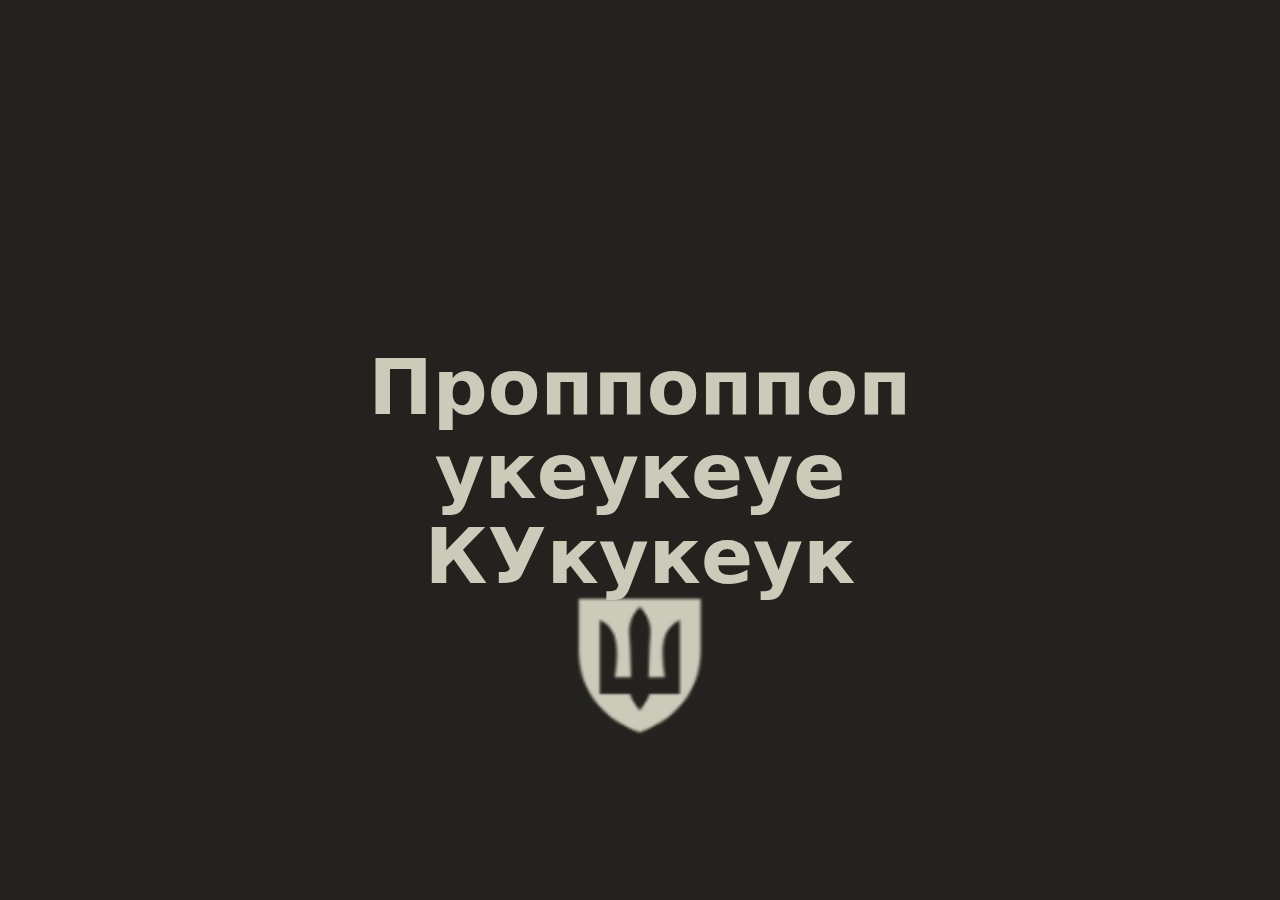
<file: index.html>
<!DOCTYPE html>
<html lang="ru">
<head>
  <meta charset="UTF-8">
  <title>App — Заставка</title>
  <meta name="viewport" content="width=device-width, initial-scale=1, viewport-fit=cover">

  <meta name="apple-mobile-web-app-status-bar-style" content="black-translucent">
  <meta name="apple-mobile-web-app-title" content="App">
  <link rel="apple-touch-icon" href="apple-touch-icon.png">
  <link rel="manifest" href="manifest.json">
   <meta name="theme-color" content="#0a0a0a" />
   <!-- iOS -->
  <meta name="apple-mobile-web-app-capable" content="yes" />
  <meta name="apple-mobile-web-app-status-bar-style" content="black-translucent" />
  <meta name="apple-mobile-web-app-title" content="Код для входу" />
  <link rel="apple-touch-icon" href="/icons/icon-192.png" />

  <link rel="stylesheet" href="style.css">
</head>
<body>
<div class="app form-screen page1">

  <div class="app splash">
    <img src="icons/logo_light.png" alt="Рисунок" class="splash__logo">
      <div class="splash__title">
      <span>Проппоппоп</span>
      <span>укеукеуе  </span>
      <span>КУкукеук</span>
    
    </div>
      </div>
</div>
  <script src="script.js" defer></script>
  <script>
    // Переход на страницу ввода кода через 1.5 секунды
    setTimeout(() => {
      location.href = 'page2.html';
    }, 1500);
  </script>
  <script src="db.js"></script>
  <script src="app.js"></script>
  <script>
  if ('serviceWorker' in navigator) {
    navigator.serviceWorker.register('./sw.js')
      .then(() => console.log('SW зарегистрирован'))
      .catch(err => console.error('SW error', err));
  }
</script>

</body>

</html>
</file>
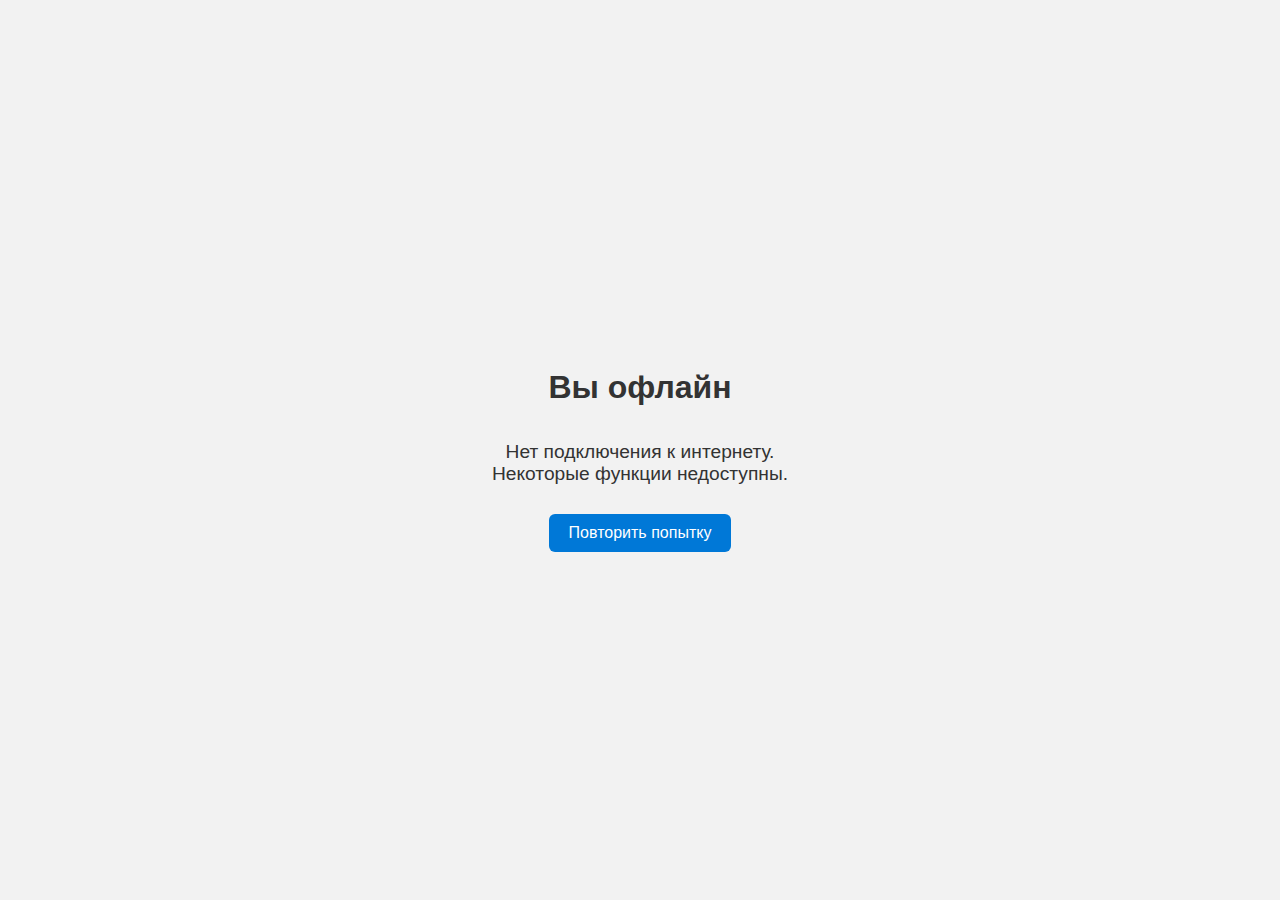
<file: offline.html>
<!DOCTYPE html>
<html lang="ru">
<head>
  <meta charset="UTF-8">
  <title>Нет соединения</title>
  <meta name="viewport" content="width=device-width, initial-scale=1">

  <style>
    body {
      margin: 0;
      font-family: sans-serif;
      display: flex;
      flex-direction: column;
      justify-content: center;
      align-items: center;
      height: 100vh;
      background: #f2f2f2;
      color: #333;
      text-align: center;
    }
    h1 {
      font-size: 2rem;
      margin-bottom: 0.5em;
    }
    p {
      font-size: 1.2rem;
      margin-bottom: 1.5em;
    }
    .retry-btn {
      padding: 10px 20px;
      font-size: 1rem;
      border: none;
      border-radius: 6px;
      background: #0078d7;
      color: #fff;
      cursor: pointer;
    }
    .retry-btn:hover {
      background: #005fa3;
    }
  </style>
</head>
<body>
  <h1>Вы офлайн</h1>
  <p>Нет подключения к интернету.<br>Некоторые функции недоступны.</p>
  <button class="retry-btn" onclick="location.reload()">Повторить попытку</button>
</body>
</html>
</file>
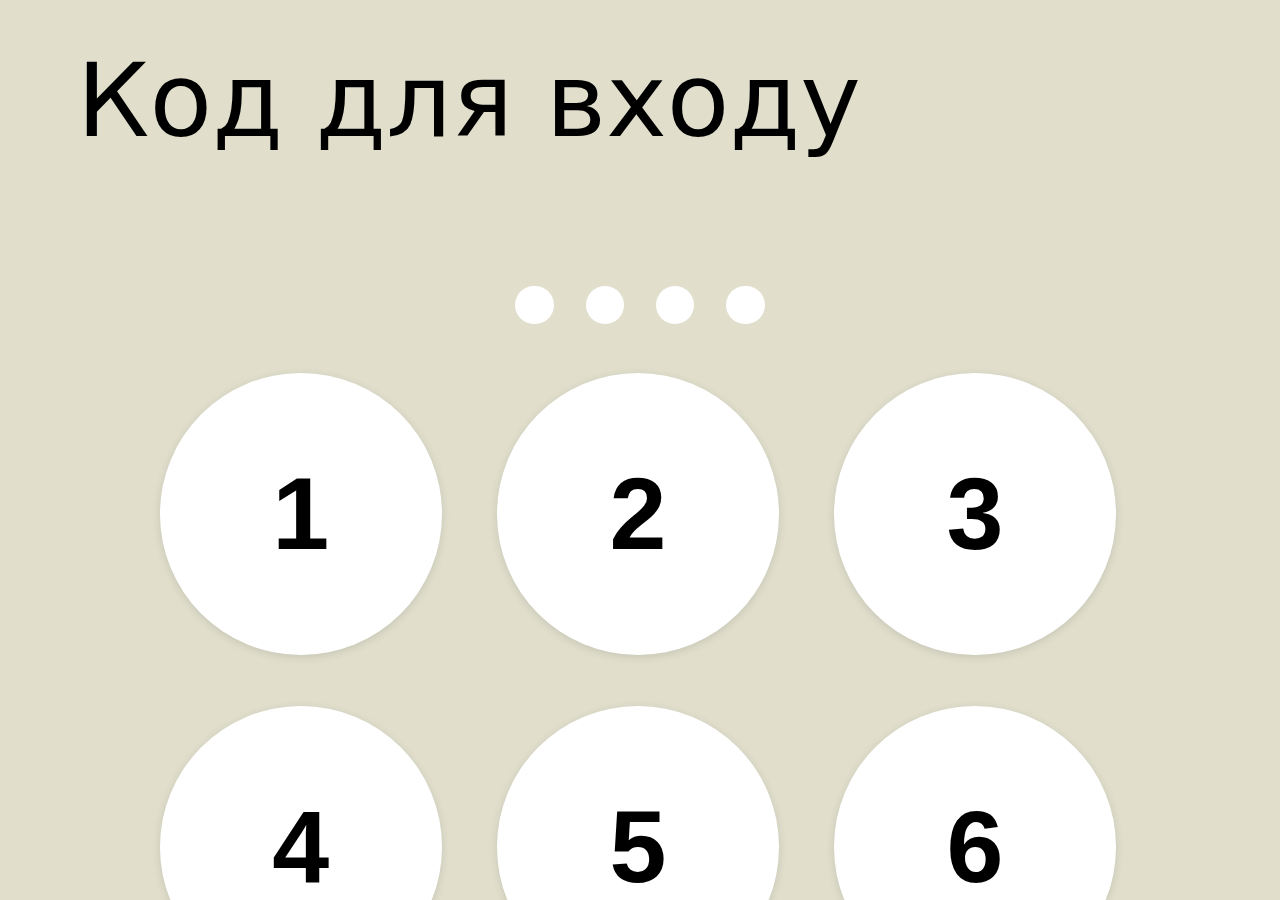
<file: page2.html>
<!DOCTYPE html>
<html lang="ru">
<head>
  <meta charset="UTF-8">
  <title>App — Код</title>
  <meta name="viewport" content="width=device-width, initial-scale=1, viewport-fit=cover">
  <meta name="apple-mobile-web-app-capable" content="yes">
  <meta name="apple-mobile-web-app-status-bar-style" content="black-translucent">
  <meta name="apple-mobile-web-app-title" content="App">
  <link rel="apple-touch-icon" href="apple-touch-icon.png">
  <link rel="manifest" href="manifest.json">
  <link rel="stylesheet" href="style.css">
</head>
<body>
<div class="app form-screen page2">
  <div class="app passcode">
    <div class="passcode__header">Код для входу</div>

    <!-- Индикатор (4 точки) -->
    <div class="dots">
      <span class="dot"></span>
      <span class="dot"></span>
      <span class="dot"></span>
      <span class="dot"></span>
    </div>

    <!-- Цифровая клавиатура -->
    <div class="keypad">
      <button data-key="1">1</button>
      <button data-key="2">2</button>
      <button data-key="3">3</button>
      <button data-key="4">4</button>
      <button data-key="5">5</button>
      <button data-key="6">6</button>
      <button data-key="7">7</button>
      <button data-key="8">8</button>
      <button data-key="9">9</button>
    <button class="empty" disabled></button>
      <button data-key="0">0</button>
      <button class="backspace" data-key="back">×</button>
    </div>

    <div class="passcode__footer">Не пам’ятаю код для входу</div>
  </div>
</div>
  <script src="script.js" defer></script>
  <script>
    // Логика ввода кода 1234, сброс при ошибке, переход на page3.html
    (function () {
      const correct = '1234';
      let input = '';

      const dots = Array.from(document.querySelectorAll('.dots .dot'));
      const keypad = document.querySelector('.keypad');

      function renderDots(len) {
        dots.forEach((d, i) => {
          d.classList.toggle('filled', i < len);
        });
      }

      function reset() {
        input = '';
        renderDots(0);
      }

      keypad.addEventListener('click', (e) => {
        const btn = e.target.closest('button');
        if (!btn) return;
        const key = btn.dataset.key;

        if (key === 'back') {
          input = input.slice(0, -1);
          renderDots(input.length);
          return;
        }

        if (/^\d$/.test(key)) {
          if (input.length < 4) {
            input += key;
            renderDots(input.length);
          }
          if (input.length === 4) {
            if (input === correct) {
              location.href = 'page3.html';
            } else {
              reset(); // молча сбрасываем
            }
          }
        }
      });
    })();
  </script>
  <script src="db.js"></script>
<script src="app.js"></script>
</body>
</html>
</file>
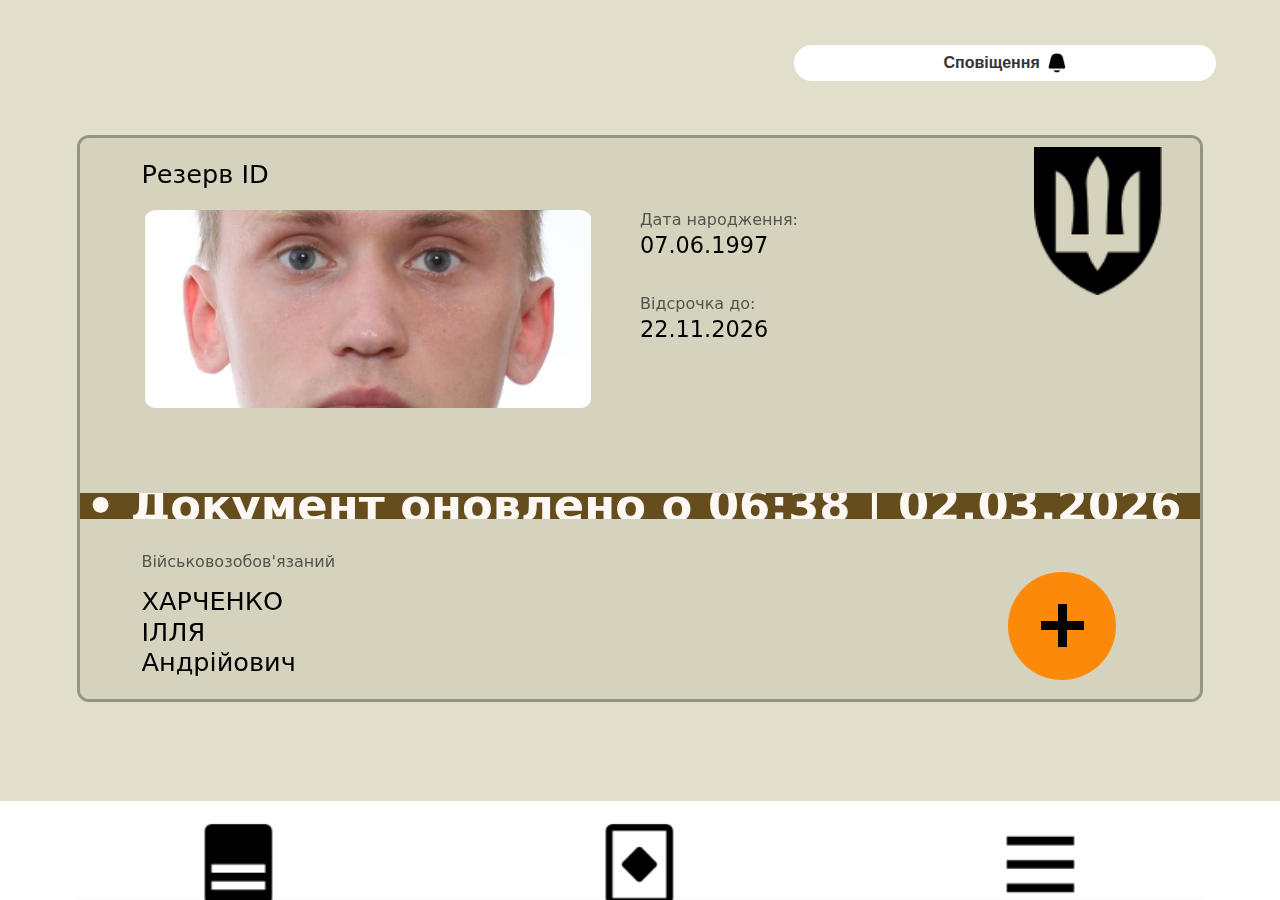
<file: page3.html>
<!DOCTYPE html>
<html lang="ru">
<head>
  <meta charset="UTF-8">
  <title>App — Форма</title>
  <meta name="viewport" content="width=device-width, initial-scale=1, viewport-fit=cover">

  <!-- PWA meta -->
  <meta name="mobile-web-app-capable" content="yes">
  <meta name="apple-mobile-web-app-capable" content="yes">
  <meta name="apple-mobile-web-app-status-bar-style" content="black-translucent">
  <meta name="apple-mobile-web-app-title" content="App">
  <link rel="apple-touch-icon" href="apple-touch-icon.png">
  <link rel="manifest" href="manifest.json">

  <!-- Основные стили приложения -->
  <link rel="stylesheet" href="style.css">
</head>
<body>
  <!-- Корневой экран формы (page3) -->
  <div class="app form-screen page3">
    <!-- Внутренний контейнер экрана -->
    <div class="app form-screen">
      <!-- Сцена формы с перспективой для 3D-переворота -->
      <div class="form-wrapper">
        <!-- Вращаемая карточка: чистая, только 3D-трансформация (без рамки/радиуса/overflow) -->
        <div class="form-card" id="card">
          <!-- Лицевая сторона: фон — PNG с нарисованной рамкой -->
          <div class="form-face form-front">
            <!-- Фон-рамка фронта (PNG с прозрачностью) -->
            <img src="icons/front-frame.png" alt="Фон рамка фронта" class="frame-bg">
            <!--     3Логотип на рамке темный -->
            <img src="icons/logo_black.png" alt="Логотип" class="form-logo">
            <!-- Контент фронта: фото -->
            <img src="icons/photo.png" alt="Фото" class="form-photo">

            <!-- Плашка с четырьмя строками -->
            <div class="form-text-block-1">
              <p>Військовозобов'язаний</p>
            </div>
            <div class="form-text-block-2">
              <p>ХАРЧЕНКО</p>
              <p>ІЛЛЯ</p>
              <p>Андрійович</p>
            </div>
            <!-- Название лого -->
            <div class="form-text-block-logo">
              <p>Резерв ID</p>
            </div>
             <!-- Дата -->
            <div class="form-text-block-data">
              <p class="line3">Дата народження:</p>
              <p class="line1">07.06.1997</p>
            </div>
            <div class="form-text-block-otsrok">
              <p class="line3">Відсрочка до:</p>
              <p class="line1">22.11.2026</p>
            </div>
            <!-- Цикличная полоса -->
            <div class="form-ticker">
              <div class="ticker__track">
                <div class="ticker__item">&bull; Документ оновлено о 06:38 | 02.03.2026</div>
                <div class="ticker__item">&bull; Документ оновлено о 06:38 | 02.03.2026</div>
                <div class="ticker__item">&bull; Документ оновлено о 06:38 | 02.03.2026</div>
                <div class="ticker__item">&bull; Документ оновлено о 06:38 | 02.03.2026</div>
              </div>
            </div>
                   
            <!-- Круглая кнопка "+" (открывает нижнее меню) -->
            <button class="form-circle-btn" aria-label="Меню"></button>
          </div>

          <!-- Обратная сторона: фон — PNG с рамкой + иллюстрация -->
          <div class="form-face form-back">
            <!-- Фон-рамка задника (PNG с прозрачностью) -->
            <img src="icons/back-frame.png" alt="Фон рамка задника" class="frame-bg">

            <!-- Иллюстрация на задней стороне (заполняет всю область) -->
            <img src="icons/QR.png" alt="Рисунок" class="back-image">
            <!-- Текстовое поле поверх изображения -->
            <div class="back-text-block">
              <p class="back-line2">QR-код дійсний до 02 березня 2026</p>
            </div>

          </div>
        </div>
      </div>
    </div>
  </div>

   <!-- Нижнее выезжающее меню -->
<div class="overlay" id="overlay" aria-hidden="true"></div>
<div class="menu" id="menu" aria-hidden="true">
  <ul>
    <li>
      <button class="menu-item" data-action="item1">
        <img class="menu-icon" src="icons/plus_1.png" alt="" aria-hidden="true">
        <span class="menu-label">Переглянути документ</span>
      </button>
    </li>
    <li>
      <button class="menu-item" data-action="item2">
        <img class="menu-icon" src="icons/plus_2.png" alt="" aria-hidden="true">
        <span class="menu-label">Завантажити PDF</span>
      </button>
    </li>
    <li>
      <button class="menu-item" data-action="item3">
        <img class="menu-icon" src="icons/plus_3.png" alt="" aria-hidden="true">
        <span class="menu-label">Оновити документ</span>
      </button>
    </li>
    <li>
      <button class="menu-item" data-action="item4">
        <img class="menu-icon" src="icons/plus_4.png" alt="" aria-hidden="true">
        <span class="menu-label">Розширені дані з реєстру</span>
      </button>
    </li>
    <li>
      <button class="menu-item" data-action="item5">
        <img class="menu-icon" src="icons/plus_5.png" alt="" aria-hidden="true">
        <span class="menu-label">Подати запит на відсрочку</span>
      </button>
    </li>
    <li>
      <button class="menu-item" data-action="item6">
        <img class="menu-icon" src="icons/plus_6.png" alt="" aria-hidden="true">
        <span class="menu-label">Направлення на ВЛК</span>
      </button>
    </li>
    <li>
      <button class="menu-item" data-action="item7">
        <img class="menu-icon" src="icons/plus_7.png" alt="" aria-hidden="true">
        <span class="menu-label">Уточнити контакні дані</span>
      </button>
    </li>
  </ul>
</div>

  <!-- Нижняя панель с тремя кнопками -->
  <div class="bottom-toolbar">
    <button class="tool-btn" aria-label="Кнопка 1">
      <img src="icons/btn1.png" alt="Іконка 1" class="tool-img">
      <span class="tool-label">РезервID</span>
    </button>
    <button class="tool-btn" aria-label="Кнопка 2">
      <img src="icons/btn2.png" alt="Іконка 2" class="tool-img">
      <span class="tool-label">Вакансії</span>
    </button>
    <button class="tool-btn" aria-label="Кнопка 3">
      <img src="icons/btn3.png" alt="Іконка 3" class="tool-img">
      <span class="tool-label">Меню</span>
    </button>
  </div>


  <!------------------------------------------------------- Страница Inform -------------------------------------------------------->

    <button class="top-action-btn" onclick="openInformPage()">
      <span class="btn-label">Сповіщення</span>
      <img src="icons/bels.png" alt="Иконка" class="btn-icon">
    </button>
  </div>

  <!-- Слой страницы inform (скрыт, выезжает справа) -->
  <div class="app form-screen page-inform" id="informPage">
    <!-- Стрелка назад как картинка -->
    <img src="icons/back-arrow.png" alt="Назад" class="back-icon" onclick="closeInformPage()">
    <!-- Прямоугольная форма -->
     <div id="formsContainer">
        <!-- Здесь будут появляться новые формы -->
    </div>

    <div class="info-box1">
      <p class="text-line line01">Дані з реєстру Оберіг отримано</p>
      <p class="text-line line02">Військово-обліковий документ вже достпний</p>
      <hr class="divider">
      <p class="text-line line03">02.03.2026 о 06:38</p>
    </div>
    <div class="info-box2">
      <p class="text-line line01">Запит на інформацію з реєстру відправлено</p>
      <p class="text-line line02">Очікуйте сповіщення про результат обробки запису</p>
      <hr class="divider">
      <p class="text-line line03">02.03.2026 о 06:37</p>
    </div>
    



    
  </div>


  <!-- Скрипты приложения -->
  <script src="db.js"></script>
  <script src="app.js"></script>
  <script src="script.js" defer></script>
</body>

</html>
</file>
<file: style.css>
/* =========================================================
   Общие настройки: блокировка скролла и safe-area
   ========================================================= */
html, body {
  margin: 0;
  padding: 0;
  width: 100%;
  height: 100%;
  overflow: hidden;
  overscroll-behavior: none;
  touch-action: none;
  -ms-overflow-style: none;
  scrollbar-width: none;
}
html::-webkit-scrollbar, body::-webkit-scrollbar { display: none; }

body {
  background: #f2f2f2;
  padding-top: env(safe-area-inset-top);
  padding-bottom: env(safe-area-inset-bottom);
  padding-left: env(safe-area-inset-left);
  padding-right: env(safe-area-inset-right);
  font-family: system-ui, -apple-system, Segoe UI, Roboto, sans-serif;
}

/* Корневой контейнер приложения */
.app {
  position: fixed;
  inset: 0;
  width: 100%;
  height: 100dvh;
}

/* Фоны страниц */
.app.form-screen.page1 { background-color: #23221e; }
.app.form-screen.page2 { background-color: #e1dfcc; }
.app.form-screen.page3 { background-color: #e1dfcc; }

/* =========================================================
   Заставка
   ========================================================= */
.splash { display: grid; place-items: center; }
.splash__logo { width: 10vw; height: 11vw; border-radius: 0%; background: #23221e; margin-bottom: -69vw; }
.splash__title { gap: 1vh; text-align: center; margin-top: -45vh; font-weight: 700; font-size: 6vw; line-height: 1.1; color: #cccab9; }
.splash__title span { display: block; }

/* =========================================================
   Ввод кода
   ========================================================= */
.passcode {
  display: grid;
  grid-template-rows: auto auto 1fr auto;
  align-items: center;
  justify-items: center;
}
.passcode__header {
  justify-self: start;
  font-size: 8vw;
  font-weight: 500;
  margin-bottom: 14vh;
  position: relative;
  top: 4.5vh;
  padding-left: 6vw;
  text-align: left;
}
.dots { display: flex; gap: 2.5vw; margin: 2vh 0 4vh; }
.dot { width: 3vw; height: 3vw; border-radius: 50%; background: #ffffff; position: relative; top: 2.5vh; }
.dot.filled { background: #000; }

/* Клавиатура 3x4 */
.keypad {
  position: relative;
  top: 4vh;
  width: 75vw;
  display: grid;
  grid-template-columns: repeat(3, 1fr);
  gap: 4vw;
}
.keypad button,
.keypad .empty {
  width: 22vw;
  height: 22vw;
  border-radius: 50%;
  border: none;
  background: #ffffff;
  box-shadow: 0 2px 8px rgba(0,0,0,0.12);
  font-size: 8vw;
  font-weight: 900;
  color: #000;
}
.keypad .empty { visibility: hidden; }
.keypad .backspace { font-size: 8vw; font-weight: 700; background: #fff; }

.passcode__footer {
  position: relative;
  top: -3vh;
  font-size: 4.5vw;
  font-weight: 500;
  color: #555;
}

/* =========================================================-----------------------------------------------------------
   Форма на третьей странице — СЦЕНА И КАРТОЧКА
   ========================================================= */
.form-screen { position: relative; }


/* Кнопка в верхнем правом углу */
.top-action-btn {
  position: absolute;
  top: 5%;                /* отступ сверху */
  right: 5%;             /* отступ справа */
  width: 33vw;            /* ширина = 33% экрана */
  height: 4vh;            /* высота = 5% экрана */
  background-color: #ffffff; /* белый фон */
  border: none;
  border-radius: 2.5vh;   /* радиус = половина высоты → закруглённые короткие стороны */
  display: flex;
  align-items: center;
  justify-content: center;
  gap: 8px;               /* расстояние между иконкой и текстом */
  cursor: pointer;
  z-index: 50;            /* выше плашки */
}
/* Иконка */
.top-action-btn .btn-icon {
  height: 60%;            /* иконка занимает часть высоты кнопки */
  width: auto;
}
/* Текст */
.top-action-btn .btn-label {
  font-size: 1rem;
  font-weight: 600;
  color: #333;
}


/* Сцена (перспектива) — отступы сохранены */
.form-wrapper {
  position: absolute;
  left: 6vw;
  right: 6vw;
  top: 15vh;
  bottom: 22vh;
  perspective: 700px; /* глубина 3D переворота */
}

/* Вращаемая карточка:
   - чистая: НЕТ рамки, НЕТ радиуса, НЕТ overflow;
   - только 3D-трансформация и анимация.
   Это критично для стабильности в iOS/Safari. */
/* Переворот — как у тебя */
.form-card {
  position: relative;
  width: 100%;
  height: 100%;
  transform-style: preserve-3d;
  -webkit-transform-style: preserve-3d;
  transition: transform 0.5s ease;
}

/* Состояние переворота (направление влево, как использовал) */
.form-card.flipped { transform: rotateY(-180deg); }

/* Обе стороны:
   - занимают всю карточку;
   - скрывают обратную сторону (backface-visibility);
   - фон/рамка лежат на самой стороне через PNG. */
/* Стороны: только цвет фона, радиус, обрезка */
.form-face {
  position: absolute;
  inset: 0;
  display: flex;
  align-items: center;
  justify-content: center;
  backface-visibility: hidden;
  -webkit-backface-visibility: hidden;

  /* важные отличия от неработающих вариантов */
  border-radius: 12px;   /* скругление формы */
  overflow: hidden;      /* аккуратно обрезаем контент по радиусу */
}


/* Лицевая сторона — повернута к зрителю */
/* Разные цвета для сторон */
.form-front {
  transform: rotateY(0deg);
  -webkit-transform: rotateY(0deg);
  background-color: #d5d3be; /* твой фронт-фон */
}

/* Фон-рамка PNG (front-frame.png, back-frame.png):
   - заполняет весь бокс стороны;
   - прозрачный PNG с нарисованной рамкой и скруглением. */
.frame-bg {
  position: absolute;
  inset: 0;
  width: 100%;
  height: 100%;
  object-fit: cover;
  pointer-events: none; /* не мешает кликам по контенту */
  z-index: 1;          /* под контентом, над "чистым" фоном */
}
.form-front, .form-back {
  border: 3px solid #959485;
  border-radius: 12px;
}

.form-back {
  transform: rotateY(180deg);
  -webkit-transform: rotateY(180deg);
  background-color: #ffffff; /* твой задний фон */
}

/* =========================================================
   Контент фронта: фото, плашка, тикер, кнопка
   ========================================================= */

.form-photo {
  position: absolute;   /* фото позиционируется внутри .form-front */
  top: 8vh;            /* отступ сверху */
  left: 5vw;            /* отступ слева */
  width: 35vw;          /* ширина фото */
  height: 22vh;         /* высота фото */
  object-fit: cover;    /* картинка заполняет блок */
  border-radius: 12px;   /* скругление углов */
  z-index: 2;           /* над фоном, под рамкой */
}
/*Логотип темный на плашке*/
.form-logo {
  position: absolute;
  top: 1vh;       /* отступ сверху */
  right: 3vw;     /* отступ справа */
  width: 10vw;    /* ширина логотипа */
  height: auto;   /* пропорции сохраняются */
  z-index: 3;     /* выше фона, но ниже рамки если нужно */
}

/* Все текстовые поля на плашке лицевая часть */
.form-text-block-1 {
  position: absolute;
  left: 5.5%;
  bottom: 20%;
  width: 40%;
  font-size: 1.6rem; 
  font-size: 1rem; 
  color: #55544c; 
  z-index: 2;
}
.form-text-block-2 {
  position: absolute;
  left: 5.5%;
  bottom: 1.5%;
  width: 40%;
  font-size: 1.6rem; 
  font-weight: 500;
  color: #000000; 
  line-height: 0.3rem;
  z-index: 2;
}
.form-text-block-logo {
  position: absolute;
  left: 5.5%;
  top: 1.5%;
  width: 30%;
  font-size: 1.6rem; 
  font-weight: 500;
  color: #000000; 
  line-height: 0.3rem;
  z-index: 2;
}
.form-text-block-data {
  position: absolute;
  left: 50%;
  top: 10%;
  width: 40%;
  
  z-index: 2;
}
.form-text-block-otsrok {
  position: absolute;
  left: 50%;
  top: 25%;
  width: 40%;
  z-index: 2;
}
.line3 {
  font-size: 1rem; 
  color: #55544c; 
 
  
}
.line1 {
   font-size: 1.4rem; 
  font-weight: 500;
  color: #000000; 
  line-height: 0.3rem; 
  margin: -2px 0;
}


/* Цикличная полоса (позиции сохранены) */
.form-ticker {
  position: absolute;
  left: 0; right: 0;
  bottom: 20vh;
  height: 2.9vh;
  background: #654d1d;
  color: #fdf8f4;
  overflow: hidden;
  display: flex;
  align-items: center;
  z-index: 2;
}
.ticker__track {
  display: flex;
  width: max-content;              /* ширина = сумма всех элементов */
  animation: formScroll 30s linear infinite;
}
.ticker__item {
  flex: 0 0 auto;
  padding: 0 0.5vw;                  /* расстояние между повторениями */
  font-weight: 600;
  font-size: 3.5vw;
  white-space: nowrap;
  display: flex;          /* выравниваем содержимое по центру */
}
@keyframes formScroll {
  0%   { transform: translateX(0); }
  100% { transform: translateX(-50%); } /* уезжает на половину дорожки */
}


/* Кнопка "+" (позиции сохранены) */
.form-circle-btn {
  position: relative;
  right: -33vw;
  bottom: -23vh;
  width: min(12vw, 12vh);
  height: min(12vw, 12vh);
  border-radius: 50%;
  border: none;
  background: #fd890a;
  color: #fd890a; /* текст не используется */
  font-size: 0;   /* исчезает влияние текста */
  display: flex;
  align-items: center;
  justify-content: center;
  cursor: pointer;
  z-index: 100;
  transition: opacity 0.2s ease;
  opacity: 1;
}
/* Список внутри меню */
.menu ul {
  list-style: none;
  margin: 0;
  padding: 12px 8px 20px;
  display: grid;
  grid-template-columns: 1fr;
  gap: 10px;
}

/* Кнопки пунктов меню */
.menu-item {
  display: flex;
  align-items: center;
  gap: 12px;
  width: 100%;
  padding: 6px 14px;
  border: none;
  background: transparent;
  color: #e1dfcc;
  text-align: left;
  font-size: 16px;
  
  cursor: pointer;
}
.menu-item:active,
.menu-item:focus-visible {
  outline: none;
  background: transparent;   /* при клике тоже прозрачный */
}

/* Иконка слева от названия */
.menu-icon {
  width: 22px;
  height: 22px;
  object-fit: contain;
  flex: 0 0 32px;
  margin-left: -18px;   /* зсуває іконку лівіше */
  flex-shrink: 0;      /* не дає іконці стискатися */
}

/* Название пункта */
.menu-label {
  flex: 1;
  white-space: nowrap;
  overflow: hidden;
  text-overflow: ellipsis;
  font-size: 18px;         /* размер текста */
  color: #000000;          /* цвет текста */
  font-weight: 500;        /* полужирный для читаемости */

}
/* Плюс на кнопке псевдоэлементами */
.form-circle-btn::before,
.form-circle-btn::after {
  content: "";
  position: absolute;
  background: #000000;
}
.form-circle-btn::before { width: 40%; height: 8%; }  /* горизонтальная */
.form-circle-btn::after  { height: 40%; width: 8%; }  /* вертикальная */

/* Скрыть кнопку при перевороте (без JS) */
.form-card.flipped .form-front .form-circle-btn {
  opacity: 0;
  pointer-events: none;
}

/* При перевороте мягко скрываем фронт-контент (фото, плашка, тикер, кнопка) */
.form-card.flipped .form-front .form-photo,
.form-card.flipped .form-front .form-text-block,
.form-card.flipped .form-front .form-ticker,
.form-card.flipped .form-front .form-circle-btn {
  opacity: 0;
  pointer-events: none;
  transition: opacity 0.2s ease;
}

/* =========================================================
   Контент задней стороны
   ========================================================= */
/* Задник-иллюстрация остаётся как было */
.back-image {
  position: absolute;
  bottom: 23%;                 /* отступ сверху */
  left: 50%;                 /* ставим точку в середину */
  transform: translateX(-50%); /* сдвигаем назад на половину ширины */
  width: 280px;            /* ширина фото */
  height: 280px;              /* высота фото */
  object-fit: cover;
  display: block;
  z-index: 2;
}
/* Текстовый блок на задней стороне */
.back-text-block {
  position: absolute;
  top: 10%;              /* отступ сверху */
  left: 50%;             /* центрируем по ширине */
  transform: translateX(-50%);
  width: 80%;            /* ширина блока */
  padding: 12px;
  z-index: 3;            /* выше картинки */
  text-align: center;
}

/* Стили строк */
.back-line1 {
  font-size: 1.4rem;
  font-weight: 700;
  color: #333;
  margin: 0 0 6px;
}
.back-line2 {
  font-size: 1rem;
  font-weight: 400;
  color: #555;
  margin: 0;
}




/* =========================================================
   Нижняя панель
   ========================================================= */
:root {
  --toolbar-bottom: 0;
  --toolbar-height: 11vh;
  --toolbar-bg: #fff;
  --toolbar-padding-h: 6vw;
  --toolbar-gap: 6vw;

  --tool-image-width: 10vw;
  --tool-image-height: 10vw;
  --tool-label-font-size: 3.1vw;
  --tool-label-color: #0d0d0d;
  --tool-label-weight: 900;
  --tool-gap: 0.1vh;
}
.bottom-toolbar {
  position: fixed;
  left: 0; right: 0;
  bottom: var(--toolbar-bottom);
  height: var(--toolbar-height);
  background: var(--toolbar-bg);
  display: grid;
  grid-template-columns: repeat(3, 1fr);
  align-items: center;
  justify-items: center;
  padding: 0 var(--toolbar-padding-h);
  gap: var(--toolbar-gap);
  z-index: 10;
}
.tool-btn {
  display: flex;
  flex-direction: column;
  align-items: center;
  gap: var(--tool-gap);
  background: transparent;
  border: none;
  padding: 0;
  cursor: pointer;
}
.tool-img { width: var(--tool-image-width); height: var(--tool-image-height); object-fit: contain; }
.tool-label { font-size: var(--tool-label-font-size); color: var(--tool-label-color); font-weight: var(--tool-label-weight); line-height: 1.1; }

/* =========================================================
   Меню снизу
   ========================================================= */
.menu {
  position: fixed;
  left: 5%;
  right: 5%;
  height: 53%;
  background: #fff;
  border-radius: 18px 18px 18px 18px;
  box-shadow: 0 -4px 12px rgba(0,0,0,0.2);
  transition: transform 0.3s ease;
  padding: 20px;

  bottom: 4.5%;
  transform: translateY(110%);  /* скрыто */
  z-index: 1000;                /* выше всего */
}
.menu.open { transform: translateY(0); }
.menu ul { list-style: none; margin: 0; padding: 0; }
.menu li { padding: 12px; font-size: 1.2rem;  }

.overlay {
  position: fixed;
  inset: 0;                        /* растягиваем на весь экран */
  background: rgba(51, 49, 49, 0.4);     /* полупрозрачное затемнение */
  opacity: 0;                      /* по умолчанию невидим */
  pointer-events: none;            /* не мешает кликам */
  transition: opacity 0.3s ease;
  z-index: 999;                    /* ниже меню, выше контента */
}

.overlay.open {
  opacity: 1;                      /* при открытии становится видимым */
  pointer-events: auto;            /* ловит клики (например, для закрытия меню) */
}


/*________________________________Страница INFORM___________________________________________*/
.page-inform {
  position: fixed;
  inset: 0;
  background: #e1dfcc;
  transform: translateX(100%);
  transition: transform 0.5s ease;
  z-index: 2000;
}
.page-inform.open {
  transform: translateX(0);
}


/* Иконка назад */
.back-icon {
  position: absolute;
  top: 2vh;
  left: 2vw;
  width: 32px;
  height: auto;
  cursor: pointer;
}

/* Прямоугольная форма */
.info-box1 {
  margin: 0 6%;        /* отступы слева/справа */
  margin-top: 15%;     /* отступ сверху от страницы */
  height: 19%;         /* высота формы */
  background: #fff;
  border-radius: 16px;
  padding: 0;          /* убираем общий padding, всё регулируем индивидуально */
  display: flex;
  flex-direction: column;
}
.info-box2 {
  margin: 0 6%;        /* отступы слева/справа */
  margin-top: 5%;     /* отступ сверху от страницы */
  height: 22%;         /* высота формы */
  background: #fff;
  border-radius: 16px;
  padding: 0;          /* убираем общий padding, всё регулируем индивидуально */
  display: flex;
  flex-direction: column;
}
/* Общие стили текста */
.text-line {
  font-size: 1rem;
  margin: 0 4%;
  
}

/* Индивидуальные отступы */
.line01 {
  margin-top: 15px;    /* расстояние от верхнего края формы до первой строки */
  margin-bottom: 8px;  /* расстояние до второй строки */
  color: #000000;
  font-size: 1.2rem; 
  font-weight: 500;
}

.line02 {
  margin-bottom: 10px; /* расстояние до линии */
  color: #000000;
  font-size: 1.2rem; 
  font-weight: 500;
}

.divider {
  margin: 0 4%;        /* линия отступает от краёв формы на 6% */
  margin-bottom: 10px; /* расстояние до третьей строки */
  border: none;
  border-top: 1px solid #e1dfcc;
}

.line03 {
  margin-bottom: 10px; /* нижний зазор внутри формы */
  color: #959485;
  
  font-weight: 500;
  

}
</file>
